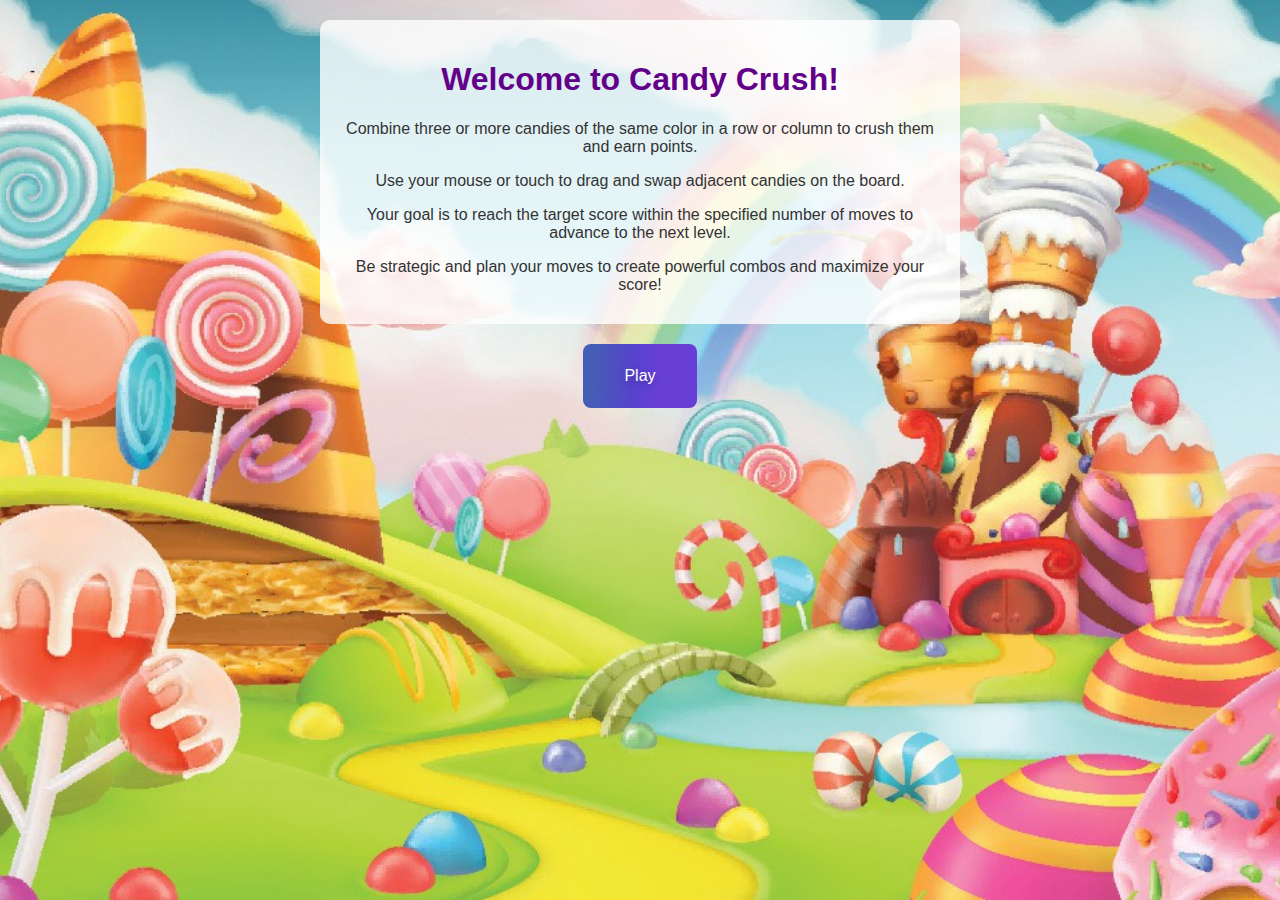
<file: index.html>
<!DOCTYPE html>
<html lang="en">
  <head>
    <meta charset="utf-8" />
    <meta name="viewport" content="width=device-width, initial-scale=1.0">

    <title>CS30 Major Project</title>

    <link rel="stylesheet" type="text/css" href="start-style.css">

  </head>

  <body>
    
    <p>

      <div id="instructions">
        <h1>Welcome to Candy Crush!</h1>
        <p>
          Combine three or more candies of the same color in a row or column to crush them and earn points.
        </p>
        <p>
          Use your mouse or touch to drag and swap adjacent candies on the board.
        </p>
        <p>
          Your goal is to reach the target score within the specified number of moves to advance to the next level.
        </p>
        <p>
          Be strategic and plan your moves to create powerful combos and maximize your score!
        </p>
      </div>

      <a href="game.html">
        <button class="button" role="button">Play</button>
      </a> 
      

      
    </p>

  </body>
</html>
</file>
<file: start-style.css>
body {
    background: url("/images/startpage.jpg") no-repeat center center fixed;
    background-size: cover;
    font-family: Arial, Helvetica, sans-serif;
    text-align: center;
  }
  
  #instructions {
    max-width: 600px;
    margin: 20px auto;
    padding: 20px;
    background-color: rgba(255, 255, 255, 0.8);
    border-radius: 10px;
  }
  
  #instructions h1 {
    color: rgb(99, 0, 138);
  }
  
  #instructions p {
    font-size: 16px;
    color: #333;
    margin-bottom: 10px;
  }
  

.button {
  background-image: linear-gradient(92.88deg, #455EB5 9.16%, #5643CC 43.89%, #673FD7 64.72%);
  border-radius: 8px;
  border-style: none;
  box-sizing: border-box;
  color: #FFFFFF;
  cursor: pointer;
  flex-shrink: 0;
  font-family: "Inter UI","SF Pro Display",-apple-system,BlinkMacSystemFont,"Segoe UI",Roboto,Oxygen,Ubuntu,Cantarell,"Open Sans","Helvetica Neue",sans-serif;
  font-size: 16px;
  font-weight: 500;
  height: 4rem;
  padding: 0 1.6rem;
  text-align: center;
  text-shadow: rgba(0, 0, 0, 0.25) 0 3px 8px;
  transition: all .5s;
  user-select: none;
  touch-action: manipulation;
}

.button:hover {
  box-shadow: rgba(80, 63, 205, 0.5) 0 1px 30px;
  transition-duration: .1s;
}

@media (min-width: 768px) {
  .button {
    padding: 0 2.6rem;
  }
}
</file>
